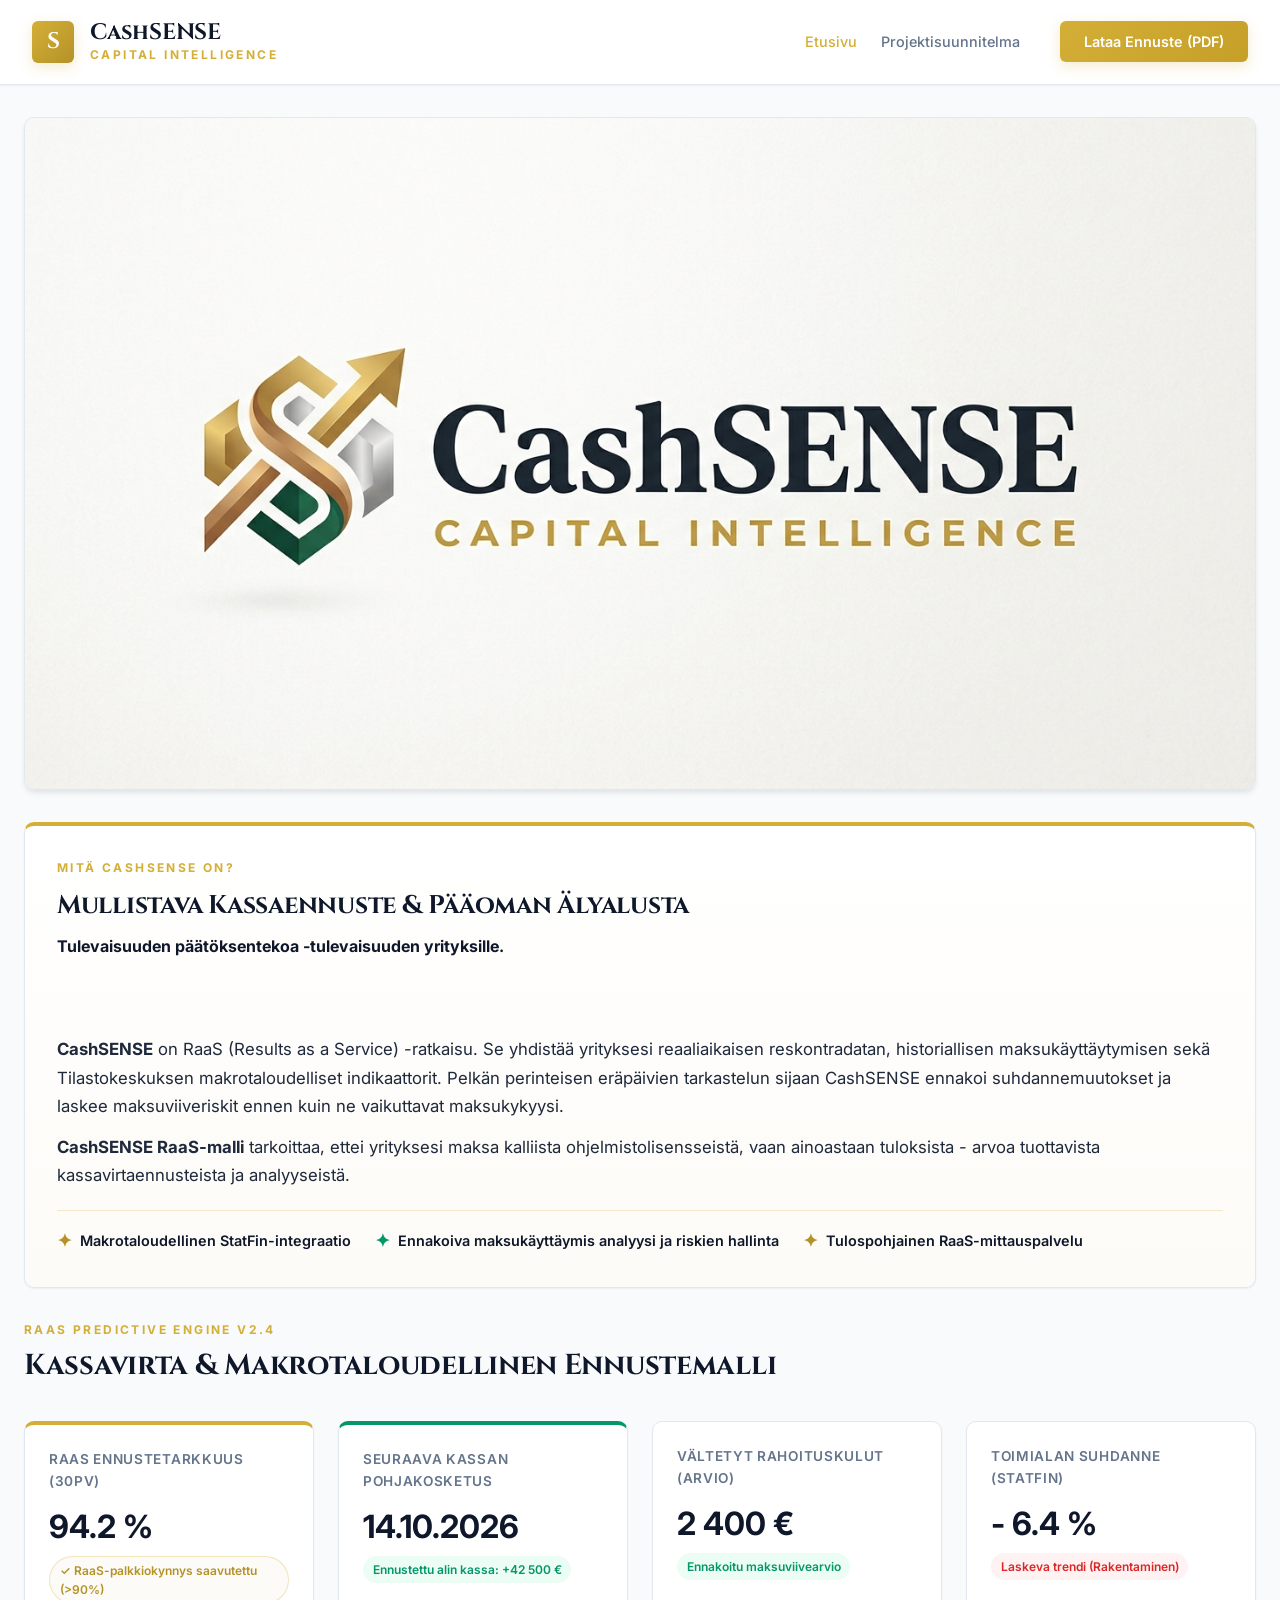
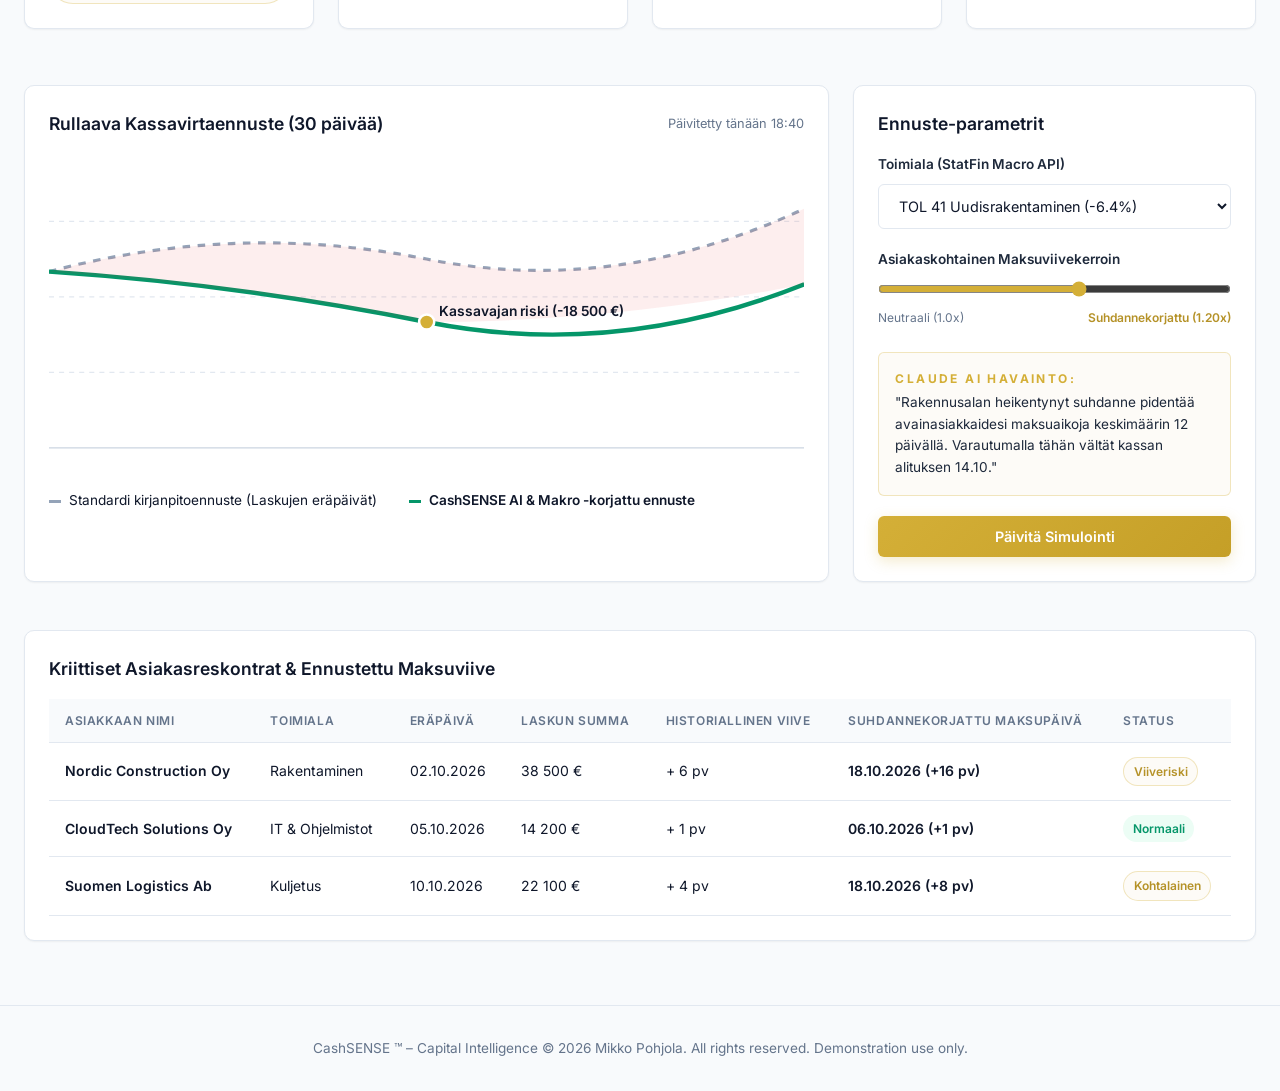
<file: index.html>
<!DOCTYPE html>
<html lang="fi">
<head>
  <meta charset="UTF-8">
  <meta name="viewport" content="width=device-width, initial-scale=1.0">
  <title>CASHSENSE</title>
  <link rel="stylesheet" href="styles.css">
</head>
<body>

  <!-- Navigation Header -->
  <header>
    <div class="logo-container">
      <div class="logo-mark">S</div>
      <div class="brand-titles">
        <h1>CashSENSE</h1>
        <div class="sub-header">Capital Intelligence</div>
      </div>
    </div>
    <nav class="nav-links">
      <a href="index.html" class="nav-item active">Etusivu</a>
      <a href="project.html" class="nav-item">Projektisuunnitelma</a>
      <button class="btn btn-primary-gold nav-btn-pdf">Lataa Ennuste (PDF)</button>
    </nav>
  </header>

  <!-- Main Container -->
  <main>
  <div class="container">

  <!-- Hero Image Banner -->
  <section class="hero-banner-container">
    <img src="logo.jpg" alt="CashSENSE Hero Banner" class="hero-banner-img">
  </section>

    <!-- Hero & Executive Summary Section -->
    <section class="card highlight-gold hero-highlight-card">
      <div class="hero-highlight-card-content">
        <div class="sub-header">Mitä CashSENSE On?</div>
        <h3>
          Mullistava Kassaennuste &amp; Pääoman Älyalusta</h3>
        <strong>Tulevaisuuden päätöksentekoa -tulevaisuuden yrityksille.</strong><br><br>

        <p>
          <strong>CashSENSE</strong> on RaaS (Results as a Service) -ratkaisu. Se yhdistää yrityksesi reaaliaikaisen reskontradatan, historiallisen maksukäyttäytymisen sekä Tilastokeskuksen makrotaloudelliset indikaattorit. 
          Pelkän perinteisen eräpäivien tarkastelun sijaan CashSENSE ennakoi suhdannemuutokset ja laskee maksuviiveriskit ennen kuin ne vaikuttavat maksukykyysi.
        </p>

        <p>
          <strong>CashSENSE RaaS-malli</strong> tarkoittaa, ettei yrityksesi maksa kalliista ohjelmistolisensseistä, vaan ainoastaan tuloksista - arvoa tuottavista kassavirtaennusteista ja analyyseistä.
        </p>

        <div class="features-list">
          <div class="feature-item">
            <span class="feature-icon-gold">✦</span> Makrotaloudellinen StatFin-integraatio
          </div>
          <div class="feature-item">
            <span class="feature-icon-green">✦</span>Ennakoiva maksukäyttäymis analyysi ja riskien hallinta
          </div>
          <div class="feature-item">
            <span class="feature-icon-gold">✦</span> Tulospohjainen RaaS-mittauspalvelu
          </div>
        </div>
      </div>
    </section>

    <!-- Title Section -->
    <section class="page-title-section">
      <div class="sub-header">RaaS Predictive Engine v2.4</div>
      <h2>Kassavirta & Makrotaloudellinen Ennustemalli</h2>
    </section>

    <!-- Key Performance Indicators (KPI Grid) -->
    <div class="kpi-grid">
      <div class="card highlight-gold">
        <div class="stat-label">RaaS Ennustetarkkuus (30pv)</div>
        <div class="stat-value">94.2 %</div>
        <span class="stat-badge badge-gold">✓ RaaS-palkkiokynnys saavutettu (&gt;90%)</span>
      </div>

      <div class="card highlight-emerald">
        <div class="stat-label">Seuraava Kassan Pohjakosketus</div>
        <div class="stat-value">14.10.2026</div>
        <span class="stat-badge badge-emerald">Ennustettu alin kassa: +42 500 €</span>
      </div>

      <div class="card">
        <div class="stat-label">Vältetyt Rahoituskulut (Arvio)</div>
        <div class="stat-value">2 400 €</div>
        <span class="stat-badge badge-emerald">Ennakoitu maksuviivearvio</span>
      </div>

      <div class="card">
        <div class="stat-label">Toimialan Suhdanne (StatFin)</div>
        <div class="stat-value">- 6.4 %</div>
        <span class="stat-badge status-risk">Laskeva trendi (Rakentaminen)</span>
      </div>
    </div>

    <!-- Main Content Dashboard Grid -->
    <section class="dashboard-grid">

      <!-- Chart Area Card -->
      <div class="card">
        <div class="card-title">
          <span>Rullaava Kassavirtaennuste (30 päivää)</span>
          <span class="text-subtle">Päivitetty tänään 18:40</span>
        </div>
        <div class="chart-container">
          <svg class="chart-mock-svg" viewBox="0 0 600 240">
            <!-- Grid Lines -->
            <line x1="0" y1="40" x2="600" y2="40" stroke="#E2E8F0" stroke-dasharray="4" />
            <line x1="0" y1="100" x2="600" y2="100" stroke="#E2E8F0" stroke-dasharray="4" />
            <line x1="0" y1="160" x2="600" y2="160" stroke="#E2E8F0" stroke-dasharray="4" />
            <line x1="0" y1="220" x2="600" y2="220" stroke="#CBD5E1" />

            <!-- Baseline Standard Forecast (Grey Dashed) -->
            <path d="M0,80 Q150,40 300,70 T600,30" fill="none" stroke="#94A3B8" stroke-width="2.5" stroke-dasharray="6" />

            <!-- AI + Macro Adjusted Forecast (Sold Emerald & Gold gradient effect) -->
            <path d="M0,80 Q150,90 300,120 T600,90" fill="none" stroke="#059669" stroke-width="3.5" />

            <!-- Fill Area showing identified Risk -->
            <path d="M0,80 Q150,40 300,70 T600,30 L600,90 Q450,120 300,120 Q150,90 0,80 Z" fill="rgba(220, 38, 38, 0.08)" />

            <!-- Highlight Dots -->
            <circle cx="300" cy="120" r="6" fill="#D4AF37" stroke="#FFFFFF" stroke-width="2" />
            <text x="310" y="115" font-family="Inter" font-size="11" font-weight="600" fill="#0F172A">Kassavajan riski (-18 500 €)</text>
          </svg>
        </div>
        <div class="chart-legend">
          <div class="legend-item">
            <span class="legend-swatch legend-swatch--grey"></span>
            <span>Standardi kirjanpitoennuste (Laskujen eräpäivät)</span>
          </div>
          <div class="legend-item">
            <span class="legend-swatch legend-swatch--green"></span>
            <span class="legend-text--em">CashSENSE AI & Makro -korjattu ennuste</span>
          </div>
        </div>
      </div>

      <!-- Controls & Parameters Card -->
      <div class="card">
        <div class="card-title">Ennuste-parametrit</div>

        <div class="form-group">
          <label class="form-label">Toimiala (StatFin Macro API)</label>
          <select class="form-select">
            <option>TOL 41 Uudisrakentaminen (-6.4%)</option>
            <option>TOL 62 Tietojenkäsittelypalvelu (+4.1%)</option>
            <option>TOL 55 Majoitus ja ravitsemus (-1.2%)</option>
          </select>
        </div>

        <div class="form-group">
          <label class="form-label">Asiakaskohtainen Maksuviivekerroin</label>
          <input type="range" min="0.8" max="1.5" step="0.05" value="1.2" class="form-range">
          <div class="form-range-labels">
            <span>Neutraali (1.0x)</span>
            <span class="form-range-value">Suhdannekorjattu (1.20x)</span>
          </div>
        </div>

        <div class="ai-insight-box">
          <div class="sub-header ai-insight-label">Claude AI Havainto:</div>
          <p class="ai-insight-text">
            "Rakennusalan heikentynyt suhdanne pidentää avainasiakkaidesi maksuaikoja keskimäärin 12 päivällä. Varautumalla tähän vältät kassan alituksen 14.10."
          </p>
        </div>

        <button class="btn btn-primary-gold form-action-btn">Päivitä Simulointi</button>
      </div>

    </section>

    <!-- Table Section -->
    <section class="card card--top-spacing">
      <div class="card-title">Kriittiset Asiakasreskontrat & Ennustettu Maksuviive</div>
      <table class="data-table">
        <thead>
          <tr>
            <th>Asiakkaan Nimi</th>
            <th>Toimiala</th>
            <th>Eräpäivä</th>
            <th>Laskun Summa</th>
            <th>Historiallinen Viive</th>
            <th>Suhdannekorjattu Maksupäivä</th>
            <th>Status</th>
          </tr>
        </thead>
        <tbody>
          <tr>
            <td class="table-cell--emphasis">Nordic Construction Oy</td>
            <td>Rakentaminen</td>
            <td>02.10.2026</td>
            <td>38 500 €</td>
            <td>+ 6 pv</td>
            <td class="table-cell--gold">18.10.2026 (+16 pv)</td>
            <td><span class="stat-badge badge-gold">Viiveriski</span></td>
          </tr>
          <tr>
            <td class="table-cell--emphasis">CloudTech Solutions Oy</td>
            <td>IT & Ohjelmistot</td>
            <td>05.10.2026</td>
            <td>14 200 €</td>
            <td>+ 1 pv</td>
            <td class="table-cell--emerald">06.10.2026 (+1 pv)</td>
            <td><span class="stat-badge badge-emerald">Normaali</span></td>
          </tr>
          <tr>
            <td class="table-cell--emphasis">Suomen Logistics Ab</td>
            <td>Kuljetus</td>
            <td>10.10.2026</td>
            <td>22 100 €</td>
            <td>+ 4 pv</td>
            <td class="table-cell--emphasis">18.10.2026 (+8 pv)</td>
            <td><span class="stat-badge badge-gold">Kohtalainen</span></td>
          </tr>
        </tbody>
      </table>
    </section>

  </div>
  </main>

  <!-- Footer -->
  <footer>
    <p>CashSENSE ™ – Capital Intelligence &copy; 2026 Mikko Pohjola. All rights reserved. Demonstration use only.</p>
  </footer>

</body>
</html>
</file>
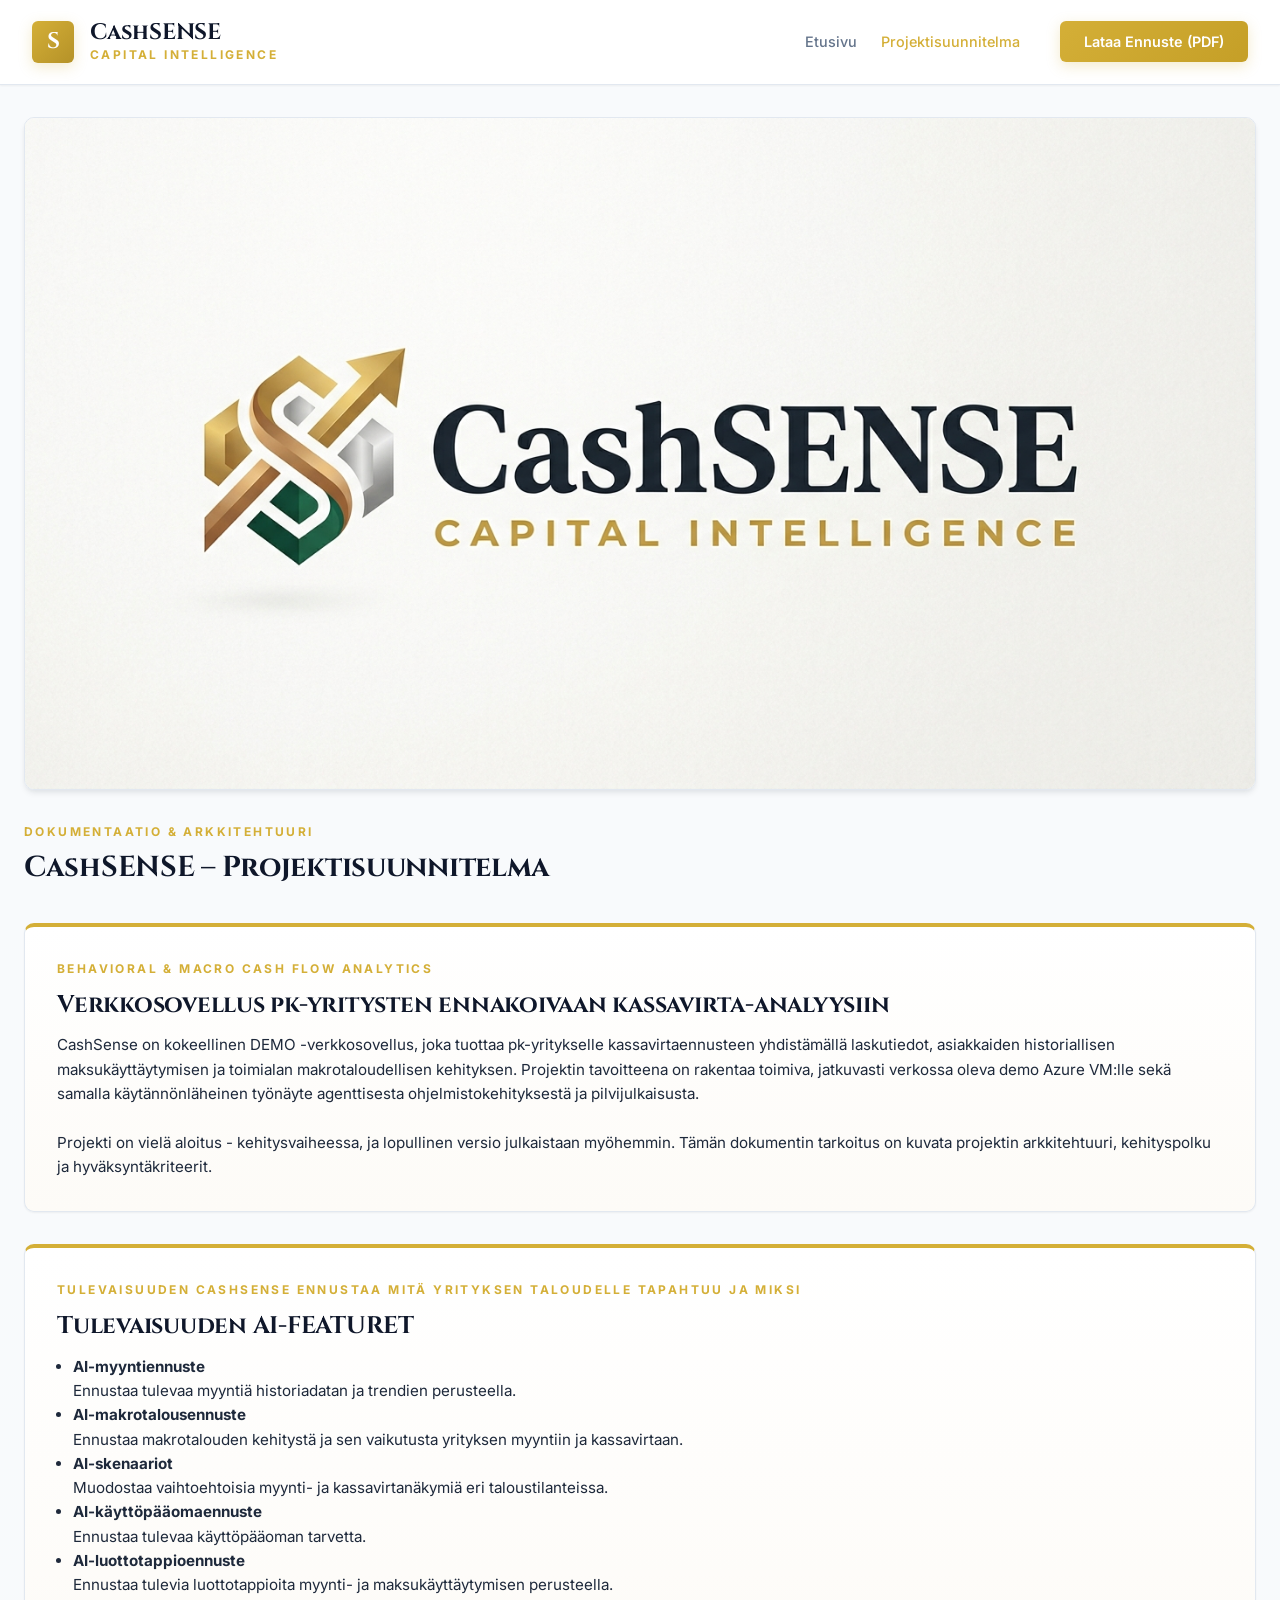
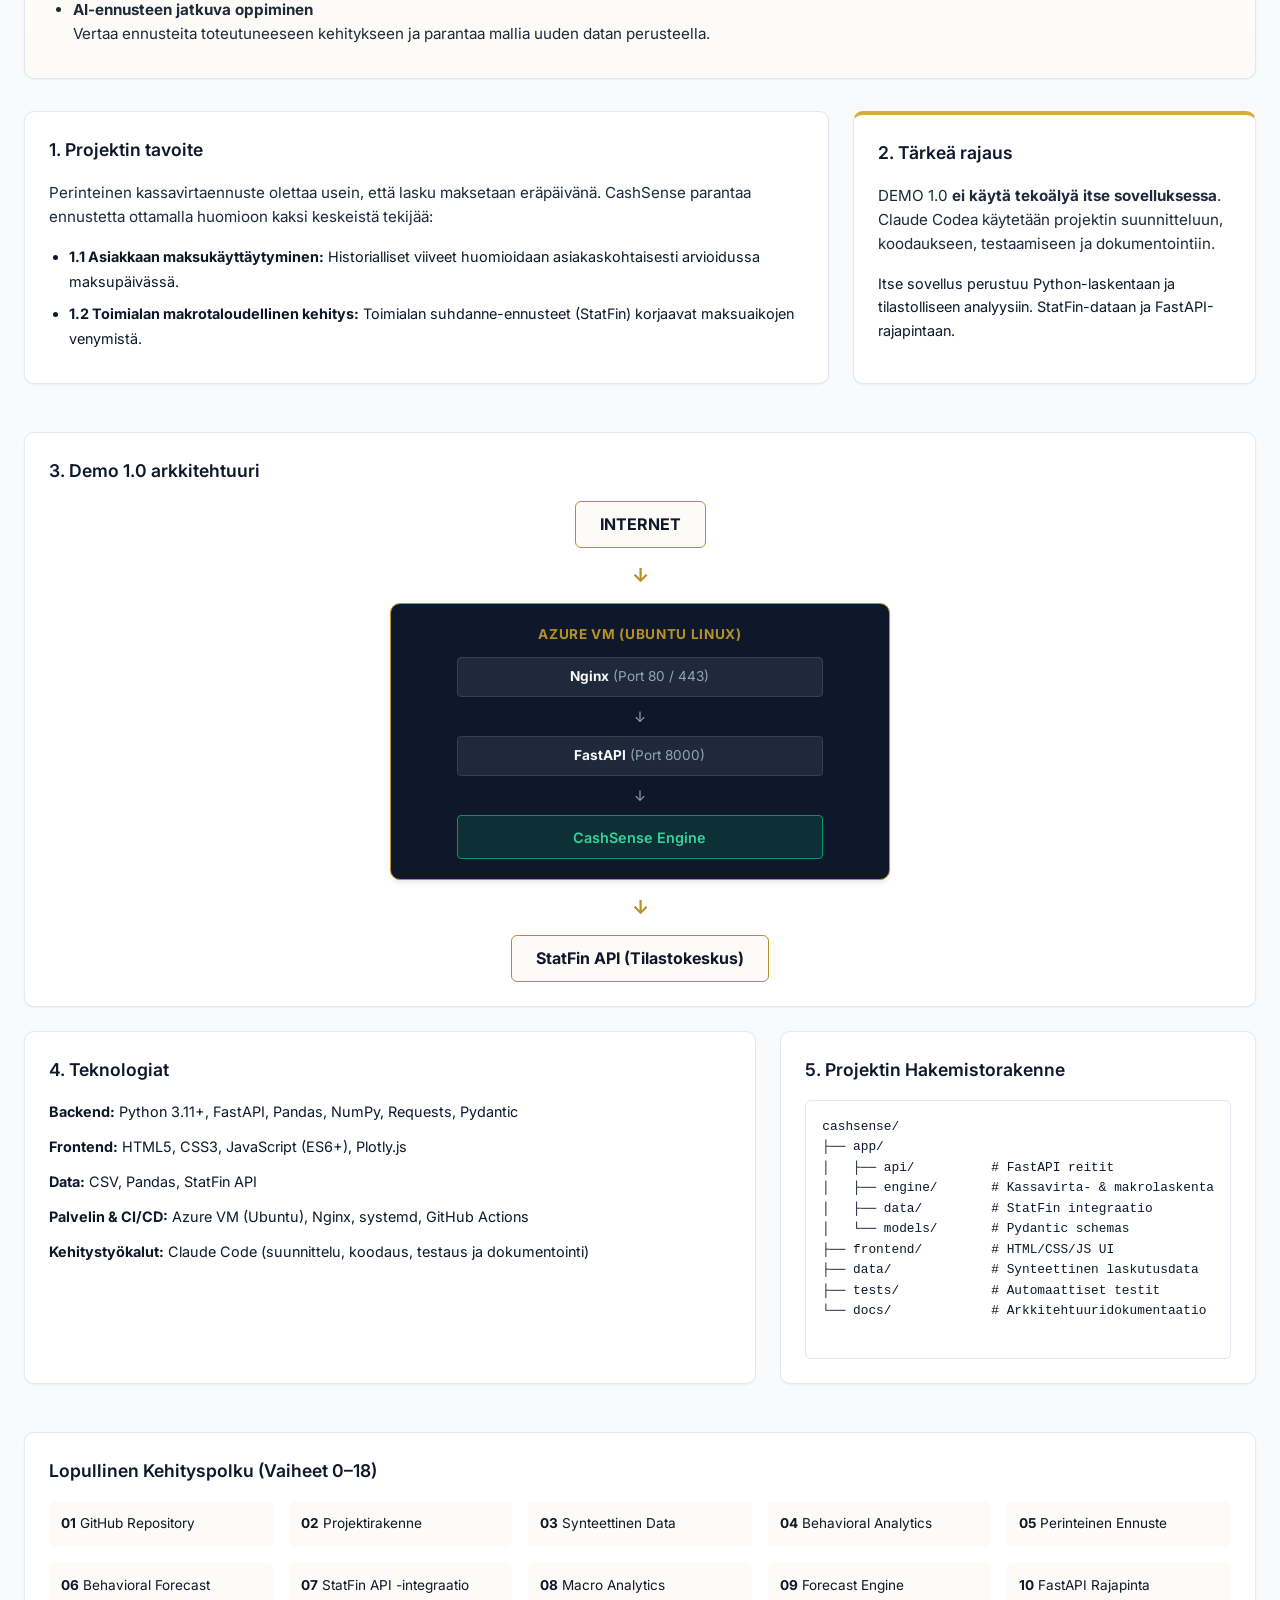
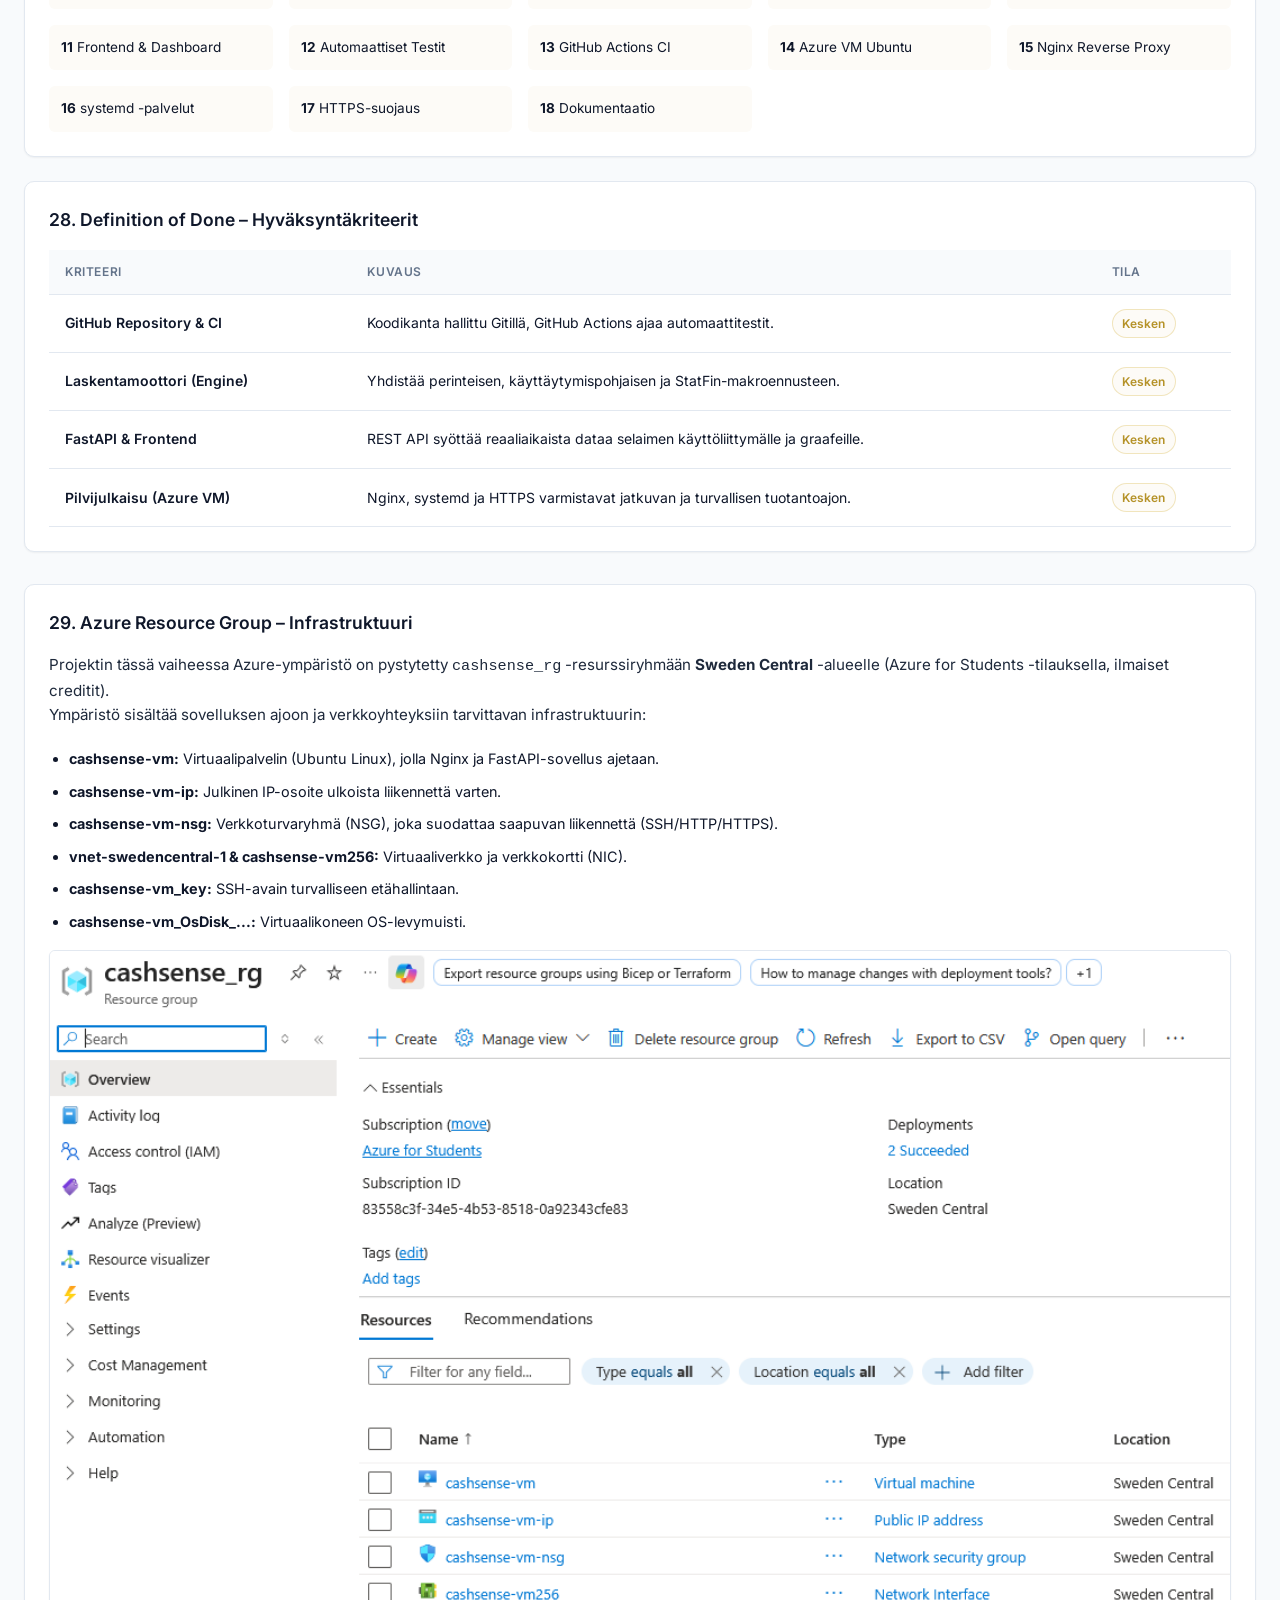
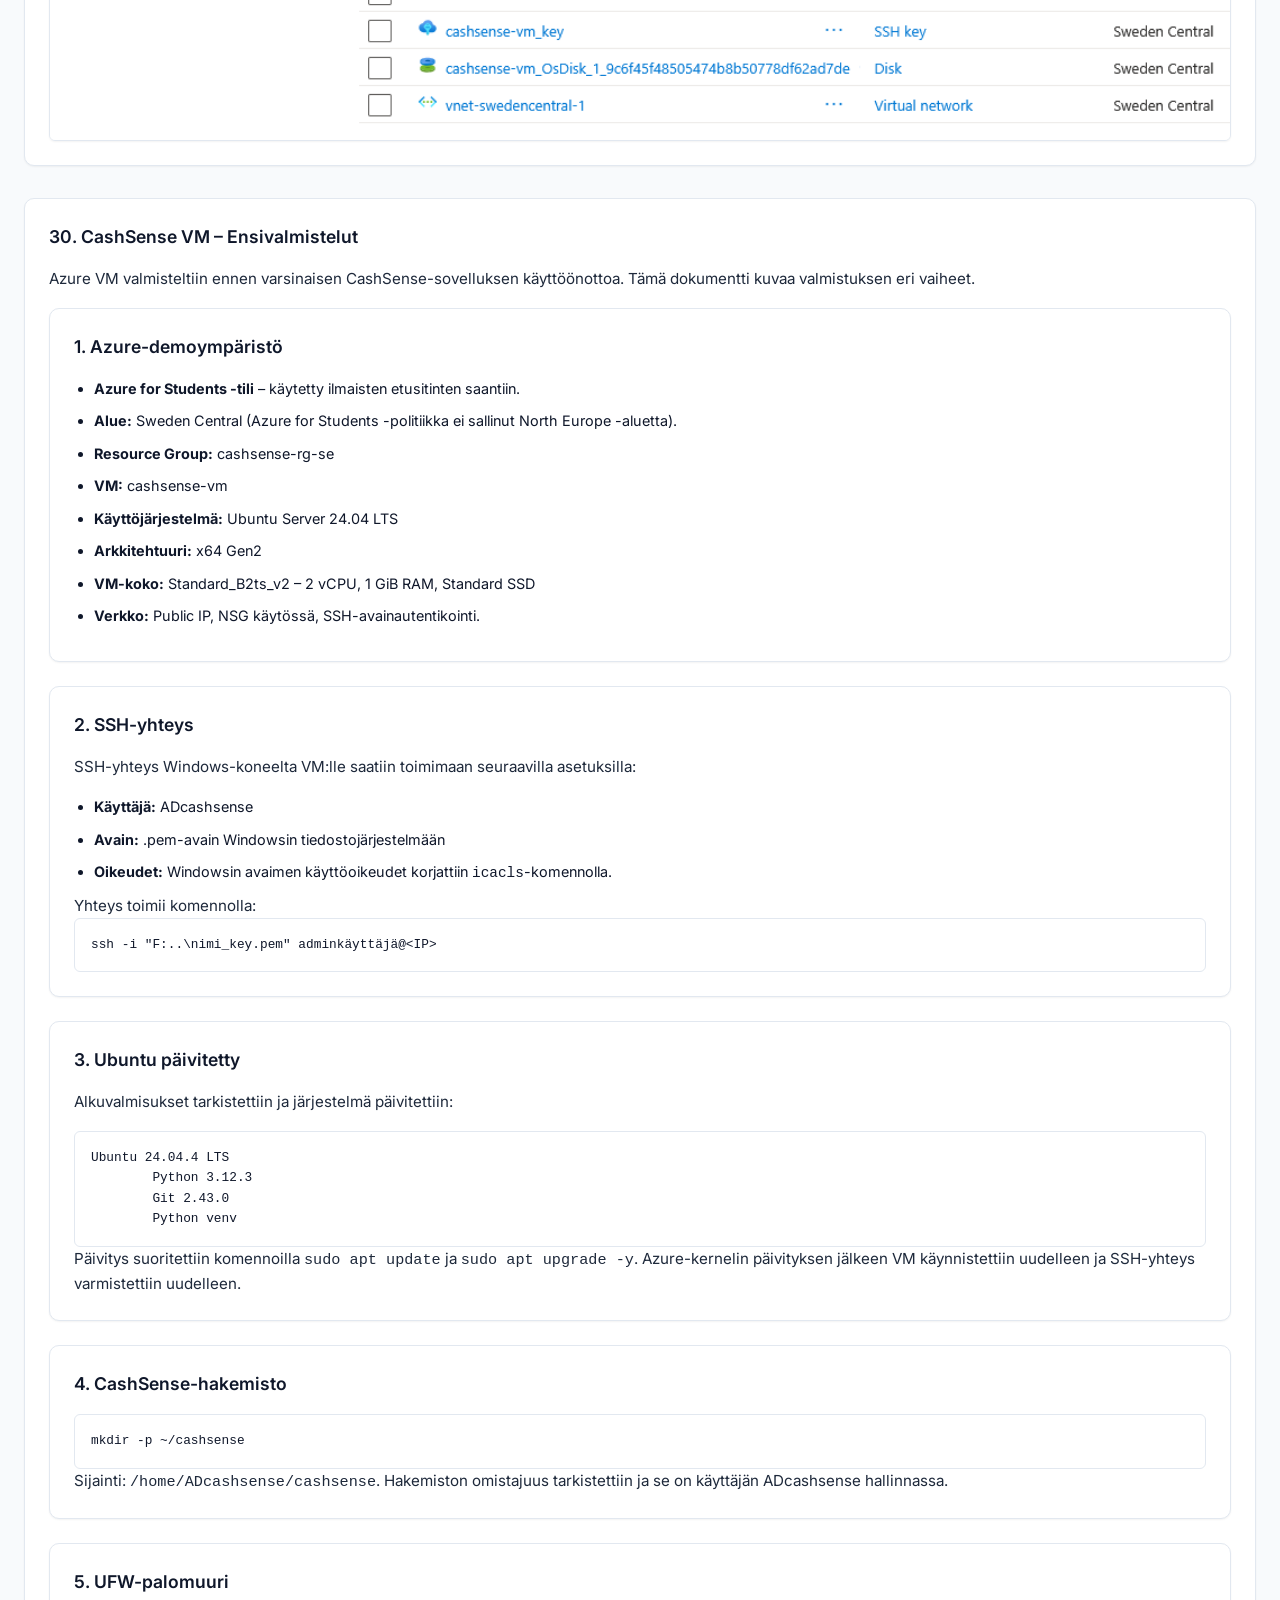
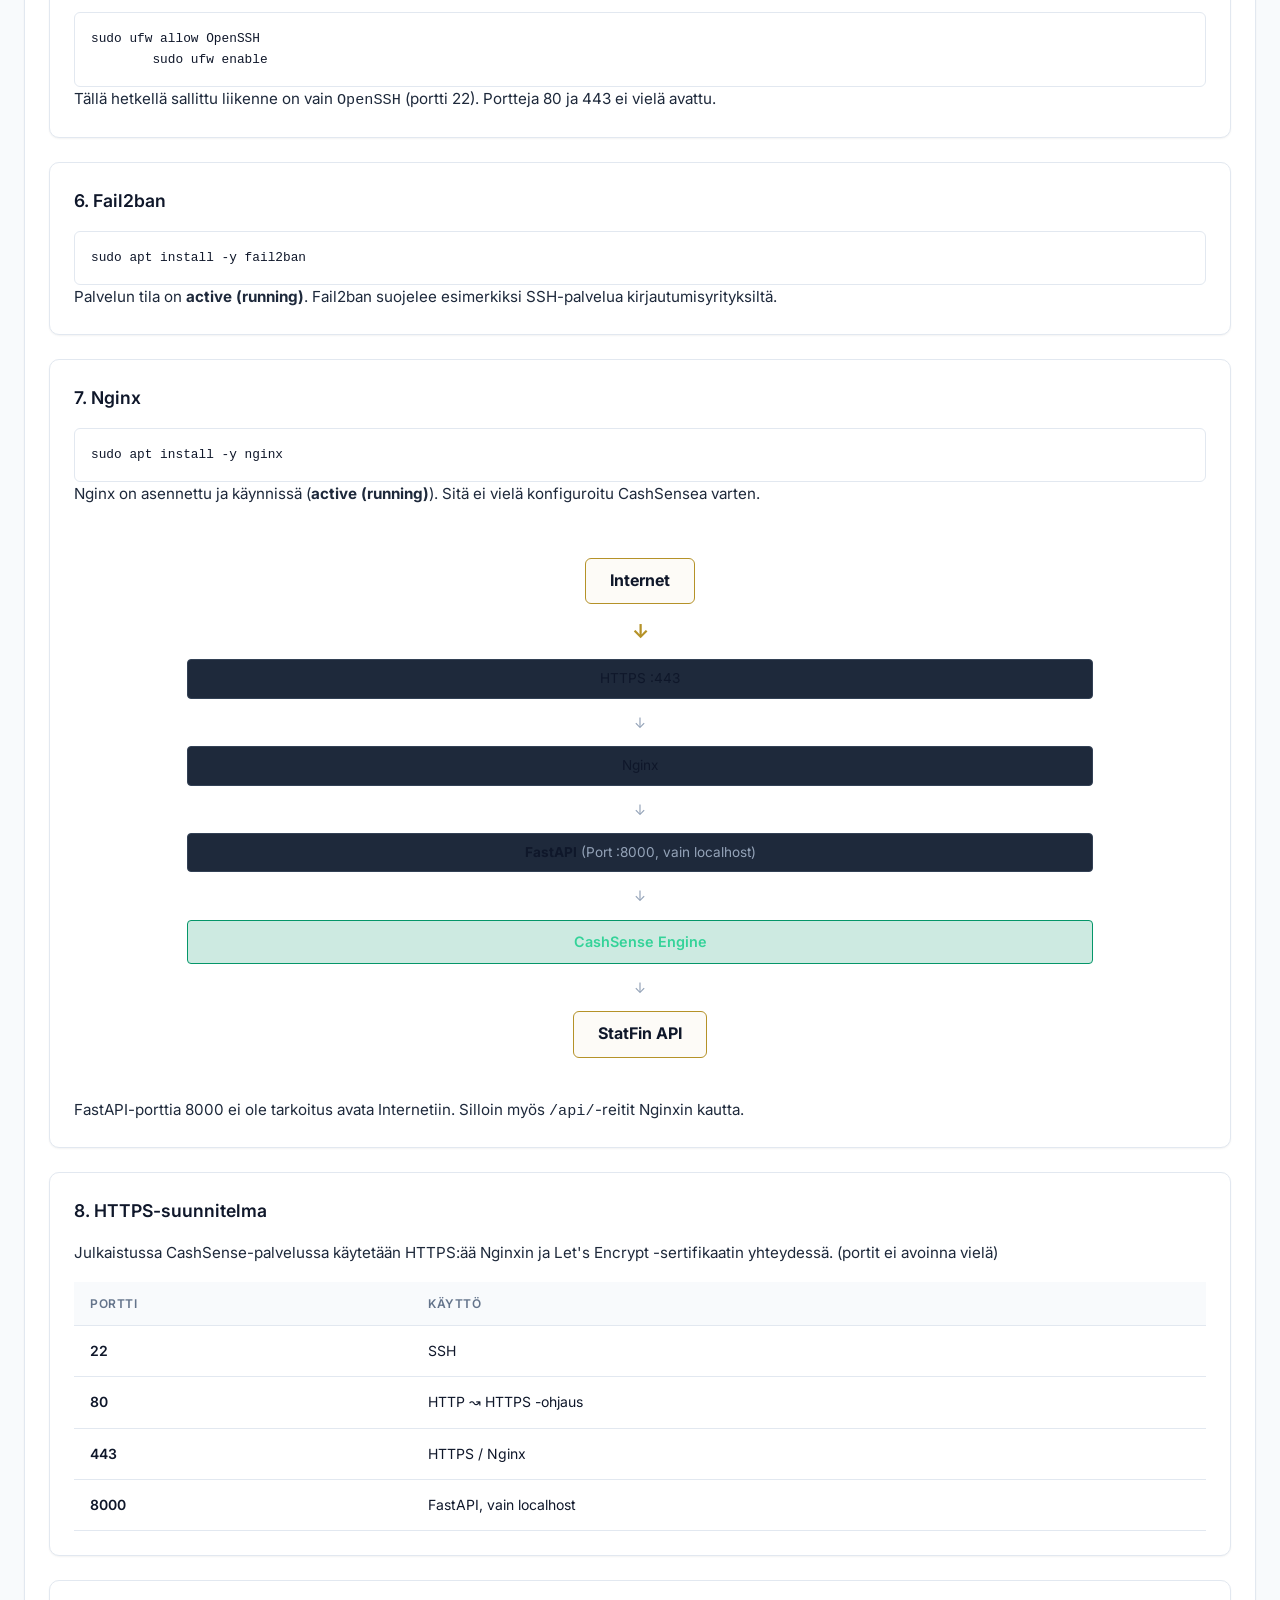
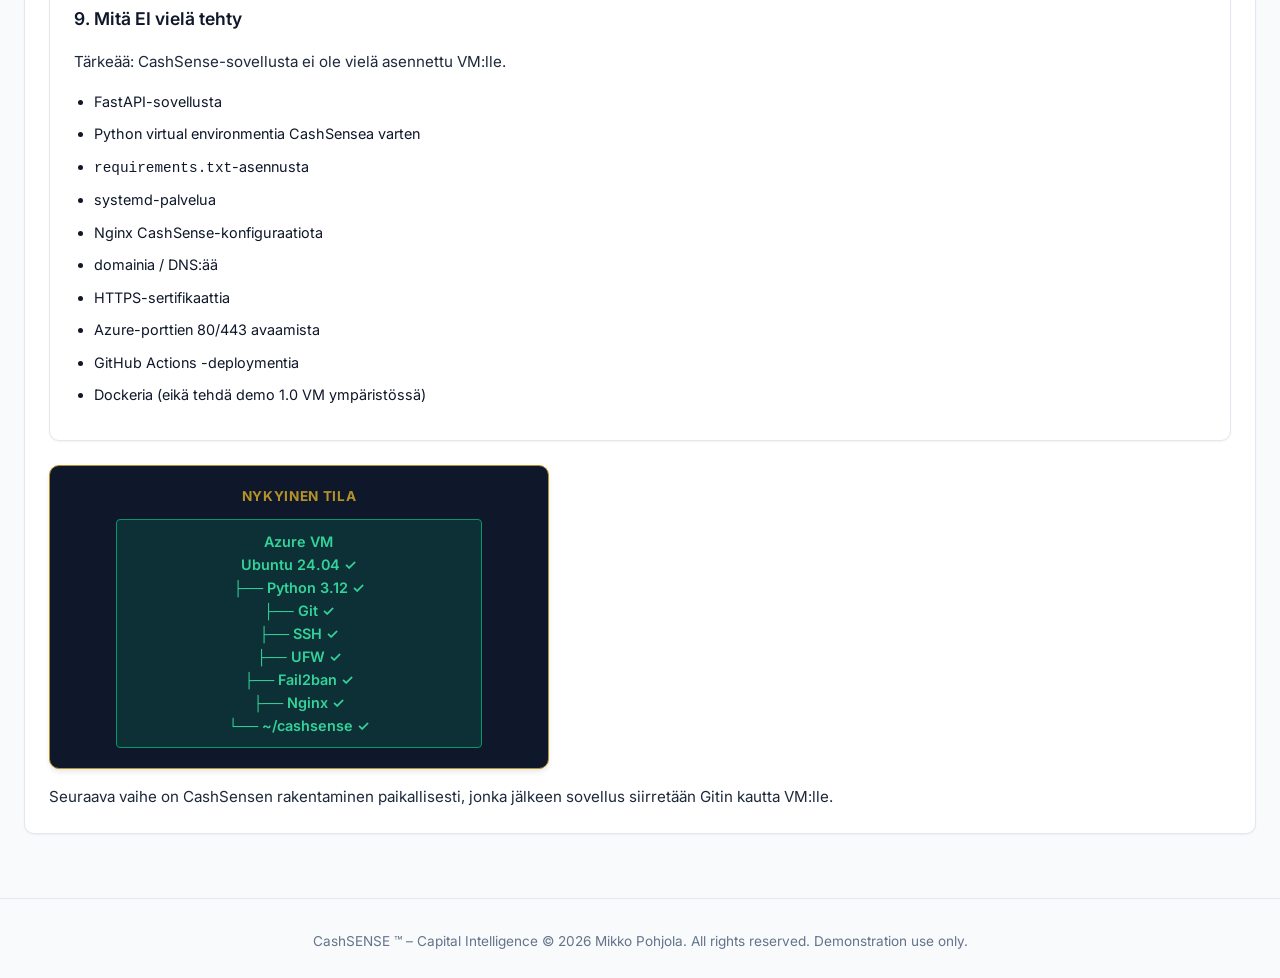
<file: project.html>
<!DOCTYPE html>
<html lang="fi">
<head>
  <meta charset="UTF-8">
  <meta name="viewport" content="width=device-width, initial-scale=1.0">
  <title>CASHSENSE – Projektisuunnitelma</title>
  <link rel="stylesheet" href="styles.css">
</head>
<body>

  <!-- Navigation Header -->
  <header>
    <div class="logo-container">
      <div class="logo-mark">S</div>
      <div class="brand-titles">
        <h1>CashSENSE</h1>
        <div class="sub-header">Capital Intelligence</div>
      </div>
    </div>
    <nav class="nav-links">
      <a href="index.html" class="nav-item">Etusivu</a>
      <a href="project.html" class="nav-item active">Projektisuunnitelma</a>
      <button class="btn btn-primary-gold nav-btn-pdf">Lataa Ennuste (PDF)</button>
    </nav>
  </header>

  <!-- Main Container -->
  <main>
  <div class="container">

    <!-- Hero Image Banner -->
    <section class="hero-banner-container">
      <img src="logo.jpg" alt="CashSENSE Hero Banner" class="hero-banner-img">
    </section>

    <!-- Title Section -->
    <section class="page-title-section">
      <div class="sub-header">Dokumentaatio &amp; Arkkitehtuuri</div>
      <h2>CashSENSE – Projektisuunnitelma</h2>
    </section>

    <!-- Overview Card -->
    <section class="card highlight-gold hero-highlight-card hero-highlight-card--project">
      <div class="hero-highlight-card-content">
        <div class="sub-header">Behavioral &amp; Macro Cash Flow Analytics</div>
        <h3>
          Verkkosovellus pk-yritysten ennakoivaan kassavirta-analyysiin
        </h3>
        <p class="body-text">
          CashSense on kokeellinen DEMO -verkkosovellus, joka tuottaa pk-yritykselle kassavirtaennusteen yhdistämällä laskutiedot, asiakkaiden historiallisen maksukäyttäytymisen ja toimialan makrotaloudellisen kehityksen. Projektin tavoitteena on rakentaa toimiva, jatkuvasti verkossa oleva demo
          Azure VM:lle sekä samalla käytännönläheinen työnäyte agenttisesta ohjelmistokehityksestä ja pilvijulkaisusta.
          <br><br>Projekti on vielä aloitus - kehitysvaiheessa, ja lopullinen versio julkaistaan myöhemmin.
          Tämän dokumentin tarkoitus on kuvata projektin arkkitehtuuri, kehityspolku ja hyväksyntäkriteerit.
        </p>

      </div>
    </section>

    <!-- Overview Card -->
    <section class="card highlight-gold hero-highlight-card hero-highlight-card--project">
      <div class="hero-highlight-card-content">
        
        <div class="sub-header">Tulevaisuuden CashSense ennustaa mitä yrityksen taloudelle tapahtuu ja miksi</div>
        <h3>Tulevaisuuden AI-FEATURET</h3>

        <ul class="body-text2">
          <li>
            <strong>AI-myyntiennuste</strong>
            <p>Ennustaa tulevaa myyntiä historiadatan ja trendien perusteella.</p>
          </li>
          <li>
            <strong>AI-makrotalousennuste</strong>
            <p>Ennustaa makrotalouden kehitystä ja sen vaikutusta yrityksen myyntiin ja kassavirtaan.</p>
          </li>
          <li>
            <strong>AI-skenaariot</strong>
            <p>Muodostaa vaihtoehtoisia myynti- ja kassavirtanäkymiä eri taloustilanteissa.</p>
          </li>
          <li>
            <strong>AI-käyttöpääomaennuste</strong>
            <p>Ennustaa tulevaa käyttöpääoman tarvetta.</p>
          </li>
          <li>
            <strong>AI-luottotappioennuste</strong>
            <p>Ennustaa tulevia luottotappioita myynti- ja maksukäyttäytymisen perusteella.</p>
          </li>
          <li>
            <strong>AI-ennusteen jatkuva oppiminen</strong>
            <p>Vertaa ennusteita toteutuneeseen kehitykseen ja parantaa mallia uuden datan perusteella.</p>
          </li>
        </ul>
      </div>
    </section>

    <!-- Section 1 & 2: Tavoitteet & Rajaus -->
    <section class="dashboard-grid dashboard-grid--spaced">
      <div class="card">
        <div class="card-title">1. Projektin tavoite</div>
        <p class="body-text mb-1">
          Perinteinen kassavirtaennuste olettaa usein, että lasku maksetaan eräpäivänä. CashSense parantaa ennustetta ottamalla huomioon kaksi keskeistä tekijää:
        </p>
        <ul class="content-list">
          <li><strong>1.1 Asiakkaan maksukäyttäytyminen:</strong> Historialliset viiveet huomioidaan asiakaskohtaisesti arvioidussa maksupäivässä.</li>
          <li><strong>1.2 Toimialan makrotaloudellinen kehitys:</strong> Toimialan suhdanne-ennusteet (StatFin) korjaavat maksuaikojen venymistä.</li>
        </ul>
      </div>

      <div class="card highlight-gold">
        <div class="card-title">2. Tärkeä rajaus</div>
        <p class="body-text mb-1">
        DEMO 1.0 <strong>ei käytä tekoälyä itse sovelluksessa</strong>. Claude Codea käytetään projektin suunnitteluun, koodaukseen, testaamiseen ja dokumentointiin.
        </p>
        <p class="body-text--small">
          Itse sovellus perustuu Python-laskentaan ja tilastolliseen analyysiin. StatFin-dataan ja FastAPI-rajapintaan.
        </p>
      </div>
    </section>

    <!-- Section 3: Architecture (HTML/CSS Flexbox) -->
    <section class="card card--bottom-spacing">
      <div class="card-title">3. Demo 1.0 arkkitehtuuri</div>

      <div class="arch-diagram">

        <!-- Internet -->
        <div class="arch-endpoint-box">
          INTERNET
        </div>

        <div class="arch-arrow">↓</div>

        <!-- Azure VM Box -->
        <div class="arch-vm-box">
          <div class="arch-vm-header">
            Azure VM (Ubuntu Linux)
          </div>

          <div class="arch-vm-inner">
            <div class="arch-vm-component">
              <strong>Nginx</strong> <span class="port-label">(Port 80 / 443)</span>
            </div>

            <div class="arch-arrow--subtle">↓</div>

            <div class="arch-vm-component">
              <strong>FastAPI</strong> <span class="port-label">(Port 8000)</span>
            </div>

            <div class="arch-arrow--subtle">↓</div>

            <div class="arch-vm-component--engine">
              CashSense Engine
            </div>
          </div>
        </div>

        <div class="arch-arrow">↓</div>

        <!-- StatFin API -->
        <div class="arch-endpoint-box">
          StatFin API (Tilastokeskus)
        </div>

      </div>
    </section>

    <!-- Section 4 & 5: Teknologiat & Hakemistorakenne -->
    <section class="dashboard-grid dashboard-grid--spaced">
      <div class="card">
        <div class="card-title">4. Teknologiat</div>
        <div class="tech-list">
          <div><strong>Backend:</strong> Python 3.11+, FastAPI, Pandas, NumPy, Requests, Pydantic</div>
          <div><strong>Frontend:</strong> HTML5, CSS3, JavaScript (ES6+), Plotly.js</div>
          <div><strong>Data:</strong> CSV, Pandas, StatFin API</div>
          <div><strong>Palvelin &amp; CI/CD:</strong> Azure VM (Ubuntu), Nginx, systemd, GitHub Actions</div>
          <div><strong>Kehitystyökalut:</strong> Claude Code (suunnittelu, koodaus, testaus ja dokumentointi)</div>
        </div>
      </div>

      <div class="card">
        <div class="card-title">5. Projektin Hakemistorakenne</div>
        <pre class="arch-pre">
cashsense/
├── app/
│   ├── api/          # FastAPI reitit
│   ├── engine/       # Kassavirta- &amp; makrolaskenta
│   ├── data/         # StatFin integraatio
│   └── models/       # Pydantic schemas
├── frontend/         # HTML/CSS/JS UI
├── data/             # Synteettinen laskutusdata
├── tests/            # Automaattiset testit
└── docs/             # Arkkitehtuuridokumentaatio
        </pre>
      </div>
    </section>

    <!-- Section 7-27: Kehityspolku & Vaiheet -->
    <section class="card card--bottom-spacing">
      <div class="card-title">Lopullinen Kehityspolku (Vaiheet 0–18)</div>
      <div class="dev-steps-grid">
        <div class="dev-step-box"><strong>01</strong> GitHub Repository</div>
        <div class="dev-step-box"><strong>02</strong> Projektirakenne</div>
        <div class="dev-step-box"><strong>03</strong> Synteettinen Data</div>
        <div class="dev-step-box"><strong>04</strong> Behavioral Analytics</div>
        <div class="dev-step-box"><strong>05</strong> Perinteinen Ennuste</div>
        <div class="dev-step-box"><strong>06</strong> Behavioral Forecast</div>
        <div class="dev-step-box"><strong>07</strong> StatFin API -integraatio</div>
        <div class="dev-step-box"><strong>08</strong> Macro Analytics</div>
        <div class="dev-step-box"><strong>09</strong> Forecast Engine</div>
        <div class="dev-step-box"><strong>10</strong> FastAPI Rajapinta</div>
        <div class="dev-step-box"><strong>11</strong> Frontend &amp; Dashboard</div>
        <div class="dev-step-box"><strong>12</strong> Automaattiset Testit</div>
        <div class="dev-step-box"><strong>13</strong> GitHub Actions CI</div>
        <div class="dev-step-box"><strong>14</strong> Azure VM Ubuntu</div>
        <div class="dev-step-box"><strong>15</strong> Nginx Reverse Proxy</div>
        <div class="dev-step-box"><strong>16</strong> systemd -palvelut</div>
        <div class="dev-step-box"><strong>17</strong> HTTPS-suojaus</div>
        <div class="dev-step-box"><strong>18</strong> Dokumentaatio</div>
      </div>
    </section>

    <!-- Section 28: Definition of Done Table -->
    <section class="card card--bottom-spacing-xl">
      <div class="card-title">28. Definition of Done – Hyväksyntäkriteerit</div>
      <table class="data-table">
        <thead>
          <tr>
            <th>Kriteeri</th>
            <th>Kuvaus</th>
            <th>Tila</th>
          </tr>
        </thead>
        <tbody>
          <tr>
            <td class="table-cell--emphasis">GitHub Repository &amp; CI</td>
            <td>Koodikanta hallittu Gitillä, GitHub Actions ajaa automaattitestit.</td>
            <td><span class="stat-badge badge-gold">Kesken</span></td>
          </tr>
          <tr>
            <td class="table-cell--emphasis">Laskentamoottori (Engine)</td>
            <td>Yhdistää perinteisen, käyttäytymispohjaisen ja StatFin-makroennusteen.</td>
            <td><span class="stat-badge badge-gold">Kesken</span></td>
          </tr>
          <tr>
            <td class="table-cell--emphasis">FastAPI &amp; Frontend</td>
            <td>REST API syöttää reaaliaikaista dataa selaimen käyttöliittymälle ja graafeille.</td>
            <td><span class="stat-badge badge-gold">Kesken</span></td>
          </tr>
          <tr>
            <td class="table-cell--emphasis">Pilvijulkaisu (Azure VM)</td>
            <td>Nginx, systemd ja HTTPS varmistavat jatkuvan ja turvallisen tuotantoajon.</td>
            <td><span class="stat-badge badge-gold">Kesken</span></td>
          </tr>
        </tbody>
      </table>
    </section>

    <!-- Section 29: Azure Resource Group -->
    <section class="card card--bottom-spacing-xl">
      <div class="card-title">29. Azure Resource Group – Infrastruktuuri</div>

      <p class="body-text mb-1-25">
        Projektin tässä vaiheessa Azure-ympäristö on pystytetty <code>cashsense_rg</code> -resurssiryhmään <strong>Sweden Central</strong> -alueelle (Azure for Students -tilauksella, ilmaiset creditit).
        <br>Ympäristö sisältää sovelluksen ajoon ja verkkoyhteyksiin tarvittavan infrastruktuurin:
      </p>

      <ul class="content-list mb-1">
        <li><strong>cashsense-vm:</strong> Virtuaalipalvelin (Ubuntu Linux), jolla Nginx ja FastAPI-sovellus ajetaan.</li>
        <li><strong>cashsense-vm-ip:</strong> Julkinen IP-osoite ulkoista liikennettä varten.</li>
        <li><strong>cashsense-vm-nsg:</strong> Verkkoturvaryhmä (NSG), joka suodattaa saapuvan liikennettä (SSH/HTTP/HTTPS).</li>
        <li><strong>vnet-swedencentral-1 &amp; cashsense-vm256:</strong> Virtuaaliverkko ja verkkokortti (NIC).</li>
        <li><strong>cashsense-vm_key:</strong> SSH-avain turvalliseen etähallintaan.</li>
        <li><strong>cashsense-vm_OsDisk_...:</strong> Virtuaalikoneen OS-levymuisti.</li>
      </ul>

      <div class="arch-image-wrapper">
        <img src="assets/images/cashsense_rg.png" alt="Azure Resource Group - cashsense_rg" class="arch-image">
      </div>
    </section>

    <!-- Section 30: CashSense VM -ensivalmistelut -->
    <section class="card card--bottom-spacing-xl">
      <div class="card-title">30. CashSense VM – Ensivalmistelut</div>

  
      <p class="body-text mb-1">
        Azure VM valmisteltiin ennen varsinaisen CashSense-sovelluksen käyttöönottoa. Tämä dokumentti kuvaa valmistuksen eri vaiheet.
      </p>

      <!-- 1. Azure-ympäristö -->
      <div class="card">
        <div class="card-title">1. Azure-demoympäristö</div>
        <ul class="content-list">
          <li><strong>Azure for Students -tili</strong> – käytetty ilmaisten etusitinten saantiin.</li>
          <li><strong>Alue:</strong> Sweden Central (Azure for Students -politiikka ei sallinut North Europe -aluetta).</li>
          <li><strong>Resource Group:</strong> cashsense-rg-se</li>
          <li><strong>VM:</strong> cashsense-vm</li>
          <li><strong>Käyttöjärjestelmä:</strong> Ubuntu Server 24.04 LTS</li>
          <li><strong>Arkkitehtuuri:</strong> x64 Gen2</li>
          <li><strong>VM-koko:</strong> Standard_B2ts_v2 – 2 vCPU, 1 GiB RAM, Standard SSD</li>
          <li><strong>Verkko:</strong> Public IP, NSG käytössä, SSH-avainautentikointi.</li>
        </ul>
      </div>

      <!-- 2. SSH-yhteys -->
      <div class="card">
        <div class="card-title">2. SSH-yhteys</div>
        <p class="body-text mb-1">
          SSH-yhteys Windows-koneelta VM:lle saatiin toimimaan seuraavilla asetuksilla:
        </p>
        <ul class="content-list">
          <li><strong>Käyttäjä:</strong> ADcashsense</li>
          <li><strong>Avain:</strong> .pem-avain Windowsin tiedostojärjestelmään</li>
          <li><strong>Oikeudet:</strong> Windowsin avaimen käyttöoikeudet korjattiin <code>icacls</code>-komennolla.</li>
        </ul>
        <p class="body-text">
          Yhteys toimii komennolla:
        </p>
        <pre class="arch-pre">ssh -i "F:..\nimi_key.pem" adminkäyttäjä@&lt;IP&gt;</pre>
      </div>

      <!-- 3. Ubuntu päivitettiin -->
      <div class="card">
        <div class="card-title">3. Ubuntu päivitetty</div>
        <p class="body-text mb-1">
          Alkuvalmisukset tarkistettiin ja järjestelmä päivitettiin:
        </p>
        <pre class="arch-pre">Ubuntu 24.04.4 LTS
        Python 3.12.3
        Git 2.43.0
        Python venv</pre>
        <p class="body-text">
          Päivitys suoritettiin komennoilla <code>sudo apt update</code> ja <code>sudo apt upgrade -y</code>.
          Azure-kernelin päivityksen jälkeen VM käynnistettiin uudelleen ja SSH-yhteys varmistettiin uudelleen.
        </p>
      </div>

      <!-- 4. CashSense-hakemisto -->
      <div class="card">
        <div class="card-title">4. CashSense-hakemisto</div>
        <pre class="arch-pre">mkdir -p ~/cashsense</pre>
        <p class="body-text">
          Sijainti: <code>/home/ADcashsense/cashsense</code>. Hakemiston omistajuus tarkistettiin ja se on käyttäjän ADcashsense hallinnassa.
        </p>
      </div>

      <!-- 5. UFW-palomuuri -->
      <div class="card">
        <div class="card-title">5. UFW-palomuuri</div>
        <pre class="arch-pre">sudo ufw allow OpenSSH
        sudo ufw enable</pre>
        <p class="body-text">
          Tällä hetkellä sallittu liikenne on vain <code>OpenSSH</code> (portti 22). Portteja 80 ja 443 ei vielä avattu.
        </p>
      </div>

      <!-- 6. Fail2ban -->
      <div class="card">
        <div class="card-title">6. Fail2ban</div>
        <pre class="arch-pre">sudo apt install -y fail2ban</pre>
        <p class="body-text">
          Palvelun tila on <strong>active (running)</strong>. Fail2ban suojelee esimerkiksi SSH-palvelua kirjautumisyrityksiltä.
        </p>
      </div>

      <!-- 7. Nginx -->
      <div class="card">
        <div class="card-title">7. Nginx</div>
        <pre class="arch-pre">sudo apt install -y nginx</pre>

        <p class="body-text">Nginx on asennettu ja käynnissä (<strong>active (running)</strong>). Sitä ei vielä konfiguroitu CashSensea varten.<br></p>
        <br><br>


        <!-- Suunniteltu lopullinen rakenne -->
        <div class="arch-diagram">
          <div class="arch-endpoint-box">Internet</div>
          <div class="arch-arrow">↓</div>
          <div class="arch-vm-component">HTTPS :443</div>
          <div class="arch-arrow--subtle">↓</div>
          <div class="arch-vm-component">Nginx</div>
          <div class="arch-arrow--subtle">↓</div>
          <div class="arch-vm-component">
            <strong>FastAPI</strong> <span class="port-label">(Port :8000, vain localhost)</span>
          </div>
          <div class="arch-arrow--subtle">↓</div>
          <div class="arch-vm-component--engine">CashSense Engine</div>
          <div class="arch-arrow--subtle">↓</div>
          <div class="arch-endpoint-box">StatFin API</div>
        </div>

        <p class="body-text mt-1"><br>
          FastAPI-porttia 8000 ei ole tarkoitus avata Internetiin. Silloin myös <code>/api/</code>-reitit Nginxin kautta.
        </p>
      </div>

      <!-- 8. HTTPS-suunnitelma -->
      <div class="card">
        <div class="card-title">8. HTTPS-suunnitelma</div>
        <p class="body-text mb-1">
          Julkaistussa CashSense-palvelussa käytetään HTTPS:ää Nginxin ja Let's Encrypt -sertifikaatin yhteydessä. (portit ei avoinna vielä)
        </p>
        <table class="data-table">
          <thead>
            <tr>
              <th>Portti</th>
              <th>Käyttö</th>
            </tr>
          </thead>
          <tbody>
            <tr>
              <td class="table-cell--emphasis">22</td>
              <td>SSH</td>
            </tr>
            <tr>
              <td class="table-cell--emphasis">80</td>
              <td>HTTP ↝ HTTPS -ohjaus</td>
            </tr>
            <tr>
              <td class="table-cell--emphasis">443</td>
              <td>HTTPS / Nginx</td>
            </tr>
            <tr>
              <td class="table-cell--emphasis">8000</td>
              <td>FastAPI, vain localhost</td>
            </tr>
          </tbody>
        </table>
      </div>

      <!-- 9. Mitä EI vielä tehty -->
      <div class="card">
        <div class="card-title">9. Mitä EI vielä tehty</div>
        <p class="body-text mb-1">
          Tärkeää: CashSense-sovellusta ei ole vielä asennettu VM:lle.
        </p>
        <ul class="content-list">
          <li>FastAPI-sovellusta</li>
          <li>Python virtual environmentia CashSensea varten</li>
          <li><code>requirements.txt</code>-asennusta</li>
          <li>systemd-palvelua</li>
          <li>Nginx CashSense-konfiguraatiota</li>
          <li>domainia / DNS:ää</li>
          <li>HTTPS-sertifikaattia</li>
          <li>Azure-porttien 80/443 avaamista</li>
          <li>GitHub Actions -deploymentia</li>
          <li>Dockeria (eikä tehdä demo 1.0 VM ympäristössä)</li>
        </ul>
      </div>

      <!-- Nykyinen tila -->
      <div class="arch-vm-box">
        <div class="arch-vm-header">Nykyinen tila</div>
        <div class="arch-vm-inner">
          <div class="arch-vm-component--engine">
            Azure VM<br>
            Ubuntu 24.04 ✓<br>
            ├── Python 3.12 ✓<br>
            ├── Git ✓<br>
            ├── SSH ✓<br>
            ├── UFW ✓<br>
            ├── Fail2ban ✓<br>
            ├── Nginx ✓<br>
            └── ~/cashsense ✓
          </div>
        </div>
      </div>

      <p class="body-text mt-1">
        Seuraava vaihe on CashSensen rakentaminen paikallisesti, jonka jälkeen sovellus siirretään Gitin kautta VM:lle.
      </p>
    </section>

  </div>
</main>

  <!-- Footer -->
  <footer>
    <p>CashSENSE ™ – Capital Intelligence &copy; 2026 Mikko Pohjola. All rights reserved. Demonstration use only.</p>
  </footer>

</body>
</html>
</file>
<file: styles.css>
/* CashSENSE - Design System Stylesheet (styles.css) */

/* Import Google Fonts */
@import url('https://fonts.googleapis.com/css2?family=Cinzel:wght@500;600;700&family=Inter:wght@300;400;500;600;700&display=swap');

/* CSS Variables for Brand Colors & Typography */
:root {
  /* Brand Colors */
  --color-primary-navy: #0F172A;
  --color-secondary-navy: #1E293B;
  --color-gold-primary: #D4AF37;
  --color-gold-hover: #B59228;
  --color-gold-light: #FDFBF7;
  --color-emerald-accent: #059669;
  --color-emerald-light: #ECFDF5;
  --color-slate-muted: #64748B;
  --color-border-light: #E2E8F0;
  --color-bg-light: #F8FAFC;
  --color-surface-white: #FFFFFF;
  --color-danger: #DC2626;

  /* Typography */
  --font-serif: 'Cinzel', serif;
  --font-sans: 'Inter', -apple-system, BlinkMacSystemFont, sans-serif;

  /* Elevation Shadows */
  --shadow-sm: 0 1px 2px 0 rgba(0, 0, 0, 0.05);
  --shadow-md: 0 4px 6px -1px rgba(15, 23, 42, 0.08), 0 2px 4px -1px rgba(15, 23, 42, 0.04);
  --shadow-lg: 0 10px 15px -3px rgba(15, 23, 42, 0.08), 0 4px 6px -2px rgba(15, 23, 42, 0.03);
  --shadow-gold: 0 4px 14px 0 rgba(212, 175, 55, 0.25);

  /* Radius */
  --radius-sm: 6px;
  --radius-md: 10px;
  --radius-lg: 16px;
}

/* Base Resets */
* {
  box-sizing: border-box;
  margin: 0;
  padding: 0;
}

body {
  font-family: var(--font-sans);
  background-color: var(--color-bg-light);
  color: var(--color-primary-navy);
  line-height: 1.6;
  -webkit-font-smoothing: antialiased;
}

/* Typography Classes */
h1, h2, h3, .brand-text {
  font-family: var(--font-serif);
  color: var(--color-primary-navy);
  letter-spacing: -0.01em;
}

.sub-header {
  font-family: var(--font-sans);
  font-size: 0.75rem;
  font-weight: 700;
  letter-spacing: 0.2em;
  color: var(--color-gold-primary);
  text-transform: uppercase;
}

/* Header & Navigation */
header {
  background-color: var(--color-surface-white);
  border-bottom: 1px solid var(--color-border-light);
  padding: 1.25rem 2rem;
  display: flex;
  justify-content: space-between;
  align-items: center;
  position: sticky;
  top: 0;
  z-index: 100;
  box-shadow: var(--shadow-sm);
}

.logo-container {
  display: flex;
  align-items: center;
  gap: 1rem;
}

.logo-mark {
  width: 42px;
  height: 42px;
  background: linear-gradient(135deg, var(--color-gold-primary), #B59228);
  border-radius: var(--radius-sm);
  display: flex;
  align-items: center;
  justify-content: center;
  color: var(--color-surface-white);
  font-family: var(--font-serif);
  font-weight: 700;
  font-size: 1.4rem;
  box-shadow: var(--shadow-gold);
}

.brand-titles h1 {
  font-size: 1.4rem;
  font-weight: 700;
  line-height: 1.1;
}

.nav-links {
  display: flex;
  gap: 1.5rem;
  align-items: center;
}

.nav-item {
  text-decoration: none;
  color: var(--color-slate-muted);
  font-weight: 500;
  font-size: 0.9rem;
  transition: color 0.2s ease;
}

.nav-item:hover, .nav-item.active {
  color: var(--color-gold-primary);
}

/* Main Layout */
.container {
  max-width: 1280px;
  margin: 2rem auto;
  padding: 0 1.5rem;
}

.page-title-section {
  margin-bottom: 2rem;
}

.page-title-section h2 {
  font-size: 1.8rem;
  margin-top: 0.25rem;
}

/* Grid Layouts */
.kpi-grid {
  display: grid;
  grid-template-columns: repeat(auto-fit, minmax(260px, 1fr));
  gap: 1.5rem;
  margin-bottom: 2rem;
}

.dashboard-grid {
  display: grid;
  grid-template-columns: 2fr 1fr;
  gap: 1.5rem;
}

@media (max-width: 992px) {
  .dashboard-grid {
    grid-template-columns: 1fr;
  }
}

/* Cards & Surface */
.card {
  background: var(--color-surface-white);
  border: 1px solid var(--color-border-light);
  border-radius: var(--radius-md);
  padding: 1.5rem;
  margin-bottom: 1.5rem;
  box-shadow: var(--shadow-sm);
  transition: box-shadow 0.2s ease, border-color 0.2s ease;
}

.card:hover {
  box-shadow: var(--shadow-md);
}

.card.highlight-gold {
  border-top: 4px solid var(--color-gold-primary);
}

.card.highlight-emerald {
  border-top: 4px solid var(--color-emerald-accent);
}

.card-title {
  font-size: 1.1rem;
  font-weight: 600;
  margin-bottom: 1rem;
  display: flex;
  justify-content: space-between;
  align-items: center;
}

/* KPI Stat Cards */
.stat-label {
  font-size: 0.85rem;
  font-weight: 600;
  color: var(--color-slate-muted);
  text-transform: uppercase;
  letter-spacing: 0.05em;
}

.stat-value {
  font-size: 2rem;
  font-weight: 700;
  color: var(--color-primary-navy);
  margin: 0.5rem 0 0.25rem 0;
  font-family: var(--font-sans);
}

.stat-badge {
  display: inline-flex;
  align-items: center;
  padding: 0.25rem 0.6rem;
  border-radius: 9999px;
  font-size: 0.75rem;
  font-weight: 600;
}

.badge-emerald {
  background-color: var(--color-emerald-light);
  color: var(--color-emerald-accent);
}

.badge-gold {
  background-color: var(--color-gold-light);
  color: var(--color-gold-hover);
  border: 1px solid rgba(212, 175, 55, 0.3);
}

/* Chart Mock Area */
.chart-container {
  height: 320px;
  width: 100%;
  position: relative;
  display: flex;
  flex-direction: column;
  justify-content: flex-end;
  padding-top: 1rem;
}

.chart-mock-svg {
  width: 100%;
  height: 100%;
}

/* Form Controls & Buttons */
.form-group {
  margin-bottom: 1.25rem;
}

.form-label {
  display: block;
  font-size: 0.85rem;
  font-weight: 600;
  color: var(--color-secondary-navy);
  margin-bottom: 0.5rem;
}

.form-select, .form-input {
  width: 100%;
  padding: 0.75rem 1rem;
  font-family: var(--font-sans);
  font-size: 0.9rem;
  border: 1px solid var(--color-border-light);
  border-radius: var(--radius-sm);
  background-color: var(--color-surface-white);
  color: var(--color-primary-navy);
  outline: none;
  transition: border-color 0.2s ease, box-shadow 0.2s ease;
}

.form-select:focus, .form-input:focus {
  border-color: var(--color-gold-primary);
  box-shadow: 0 0 0 3px rgba(212, 175, 55, 0.15);
}

.btn {
  display: inline-flex;
  align-items: center;
  justify-content: center;
  padding: 0.75rem 1.5rem;
  font-family: var(--font-sans);
  font-size: 0.9rem;
  font-weight: 600;
  border-radius: var(--radius-sm);
  cursor: pointer;
  border: none;
  transition: all 0.2s ease;
}

.btn-primary-gold {
  background: linear-gradient(135deg, var(--color-gold-primary), #C59F27);
  color: var(--color-surface-white);
  box-shadow: var(--shadow-gold);
}

.btn-primary-gold:hover {
  background: linear-gradient(135deg, #C59F27, #A8841B);
  transform: translateY(-1px);
}

.btn-outline {
  background: transparent;
  border: 1px solid var(--color-border-light);
  color: var(--color-secondary-navy);
}

.btn-outline:hover {
  background: var(--color-bg-light);
  border-color: var(--color-slate-muted);
}

/* Table Design */
.data-table {
  width: 100%;
  border-collapse: collapse;
  font-size: 0.875rem;
}

.data-table th {
  background-color: var(--color-bg-light);
  color: var(--color-slate-muted);
  font-weight: 600;
  text-align: left;
  padding: 0.75rem 1rem;
  border-bottom: 1px solid var(--color-border-light);
  text-transform: uppercase;
  font-size: 0.75rem;
  letter-spacing: 0.05em;
}

.data-table td {
  padding: 0.875rem 1rem;
  border-bottom: 1px solid var(--color-border-light);
  color: var(--color-primary-navy);
}

.data-table tr:hover {
  background-color: rgba(248, 250, 252, 0.8);
}

/* Footer */
footer {
  margin-top: 4rem;
  padding: 2rem 0;
  border-top: 1px solid var(--color-border-light);
  text-align: center;
  color: var(--color-slate-muted);
  font-size: 0.85rem;
}

/* ==================== */
/* Navigation Utilities */
/* ==================== */

.nav-btn-pdf {
  margin-left: 1rem;
}

/* ==================== */
/* Hero Banner */
/* ==================== */

.hero-banner-container {
  margin-bottom: 2rem;
  border-radius: var(--radius-md);
  overflow: hidden;
  box-shadow: var(--shadow-md);
  border: 1px solid var(--color-border-light);
}

.hero-banner-img {
  width: 100%;
  height: auto;
  display: block;
  object-fit: cover;
}

/* ==================== */
/* Hero Highlight Card (shared across pages) */
/* ==================== */

.hero-highlight-card {
  margin-bottom: 2rem;
  background: linear-gradient(180deg, var(--color-surface-white) 0%, var(--color-gold-light) 100%);
  padding: 2rem;
}

.hero-highlight-card-content {
  display: flex;
  flex-direction: column;
  gap: 0.75rem;
}

.hero-highlight-card h3 {
  font-size: 1.6rem;
  color: var(--color-primary-navy);
  line-height: 1.3;
}

.hero-highlight-card--project h3 {
  font-size: 1.5rem;
}

.hero-highlight-card p {
  font-size: 1.05rem;
  color: var(--color-secondary-navy);
  line-height: 1.7;
  font-weight: 400;
}

.hero-highlight-card--project p {
  font-size: 0.95rem;
  line-height: 1.6;
}

/* ==================== */
/* Features List */
/* ==================== */

.features-list {
  display: flex;
  flex-wrap: wrap;
  gap: 1.5rem;
  margin-top: 0.5rem;
  border-top: 1px solid rgba(212, 175, 55, 0.25);
  padding-top: 1rem;
}

.feature-item {
  display: flex;
  align-items: center;
  gap: 0.5rem;
  font-size: 0.9rem;
  font-weight: 600;
  color: var(--color-primary-navy);
}

.feature-icon-gold {
  color: var(--color-gold-hover);
  font-size: 1.1rem;
}

.feature-icon-green {
  color: var(--color-emerald-accent);
  font-size: 1.1rem;
}

/* ==================== */
/* Status Badge: Risk */
/* ==================== */

.stat-badge.status-risk {
  background: #FEF2F2;
  color: var(--color-danger);
}

/* ==================== */
/* Layout Utilities */
/* ==================== */

.dashboard-grid--spaced {
  margin-bottom: 1.5rem;
}

.card--top-spacing {
  margin-top: 1.5rem;
}

.card--bottom-spacing {
  margin-bottom: 1.5rem;
}

.card--bottom-spacing-xl {
  margin-bottom: 2rem;
}

.mb-1 {
  margin-bottom: 1rem;
}

.mb-1-25 {
  margin-bottom: 1.25rem;
}

.mt-1 {
  margin-top: 1rem;
}

/* Text Subtlety */
.text-subtle {
  font-size: 0.8rem;
  font-weight: normal;
  color: var(--color-slate-muted);
}

/* Full-width action button */
.form-action-btn {
  width: 100%;
  margin-top: 1.25rem;
}

/* ==================== */
/* Index Page: Chart Legend */
/* ==================== */

.chart-legend {
  display: flex;
  gap: 2rem;
  margin-top: 1rem;
  font-size: 0.85rem;
}

.legend-item {
  display: flex;
  align-items: center;
  gap: 0.5rem;
}

.legend-swatch {
  width: 12px;
  height: 3px;
  display: inline-block;
}

.legend-swatch--grey {
  background: #94A3B8;
}

.legend-swatch--green {
  background: #059669;
}

.legend-text--em {
  font-weight: 600;
  color: #0F172A;
}

/* ==================== */
/* Index Page: Form Controls */
/* ==================== */

.form-range {
  width: 100%;
  accent-color: var(--color-gold-primary);
}

.form-range-labels {
  display: flex;
  justify-content: space-between;
  font-size: 0.75rem;
  color: var(--color-slate-muted);
  margin-top: 0.25rem;
}

.form-range-value {
  font-weight: 600;
  color: var(--color-gold-hover);
}

/* ==================== */
/* Index Page: AI Insight Box */
/* ==================== */

.ai-insight-box {
  margin-top: 1.5rem;
  padding: 1rem;
  background: var(--color-gold-light);
  border: 1px solid rgba(212, 175, 55, 0.3);
  border-radius: var(--radius-sm);
}

.ai-insight-box .ai-insight-label {
  margin-bottom: 0.25rem;
}

.ai-insight-box .ai-insight-text {
  font-size: 0.85rem;
  color: var(--color-secondary-navy);
}

/* ==================== */
/* Index Page: Table Cells */
/* ==================== */

.table-cell--emphasis {
  font-weight: 600;
}

.table-cell--gold {
  font-weight: 600;
  color: var(--color-gold-hover);
}

.table-cell--emerald {
  font-weight: 600;
  color: var(--color-emerald-accent);
}

/* ==================== */
/* Project Page */
/* ==================== */

.content-list {
  padding-left: 1.25rem;
  font-size: 0.9rem;
  line-height: 1.7;
  color: var(--color-primary-navy);
}

.content-list li {
  margin-bottom: 0.5rem;
}

.body-text {
  font-size: 0.95rem;
  line-height: 1.6;
  color: var(--color-secondary-navy);
}

.body-text2 {
  font-size: 0.95rem;
  margin-left: 16px;
  line-height: 1.6;
  color: var(--color-secondary-navy);
}

.body-text--small {
  font-size: 0.9rem;
}

.tech-list {
  display: flex;
  flex-direction: column;
  gap: 0.75rem;
  font-size: 0.9rem;
}

/* ==================== */
/* Project Page: Architecture Diagram */
/* ==================== */

.arch-diagram {
  display: flex;
  flex-direction: column;
  align-items: center;
  gap: 0.75rem;
  font-family: var(--font-sans, sans-serif);
}

.arch-endpoint-box {
  padding: 0.6rem 1.5rem;
  background: var(--color-gold-light);
  border: 1px solid var(--color-gold-hover);
  border-radius: var(--radius-sm);
  font-weight: 700;
  color: var(--color-primary-navy);
}

.arch-arrow {
  color: var(--color-gold-hover);
  font-size: 1.2rem;
  font-weight: bold;
}

.arch-arrow--subtle {
  color: #94A3B8;
  font-size: 0.9rem;
}

.arch-vm-box {
  width: 100%;
  max-width: 500px;
  background: #0F172A;
  border: 1px solid var(--color-gold-hover);
  border-radius: var(--radius-md);
  padding: 1.25rem;
  color: #F8FAFC;
  box-shadow: var(--shadow-md);
}

.arch-vm-header {
  font-size: 0.85rem;
  font-weight: 700;
  color: var(--color-gold-hover);
  text-transform: uppercase;
  letter-spacing: 0.05em;
  margin-bottom: 0.75rem;
  text-align: center;
}

.arch-vm-inner {
  display: flex;
  flex-direction: column;
  gap: 0.5rem;
  align-items: center;
}

.arch-vm-component {
  width: 80%;
  padding: 0.5rem;
  background: #1E293B;
  border: 1px solid #334155;
  border-radius: 4px;
  text-align: center;
  font-size: 0.85rem;
}

.arch-vm-component .port-label {
  color: #94A3B8;
}

.arch-vm-component--engine {
  width: 80%;
  padding: 0.6rem;
  background: rgba(5, 150, 105, 0.2);
  border: 1px solid #059669;
  border-radius: 4px;
  text-align: center;
  font-size: 0.9rem;
  font-weight: 600;
  color: #34D399;
}

/* ==================== */
/* Project Page: Development Steps */
/* ==================== */

.dev-steps-grid {
  display: grid;
  grid-template-columns: repeat(auto-fill, minmax(220px, 1fr));
  gap: 1rem;
  margin-top: 1rem;
}

.dev-step-box {
  padding: 0.75rem;
  background: var(--color-gold-light);
  border-radius: var(--radius-sm);
  font-size: 0.85rem;
}

/* ==================== */
/* Project Page: Preformatted Code */
/* ==================== */

.arch-pre {
  background: var(--color-surface-white);
  padding: 1rem;
  border-radius: var(--radius-sm);
  border: 1px solid var(--color-border-light);
  font-size: 0.8rem;
  overflow-x: auto;
  color: var(--color-primary-navy);
}

/* Architecture Image */
.arch-image-wrapper {
  border-radius: var(--radius-sm);
  overflow: hidden;
  border: 1px solid var(--color-border-light);
  box-shadow: var(--shadow-sm);
}

.arch-image {
  width: 100%;
  height: auto;
  display: block;
}
</file>
